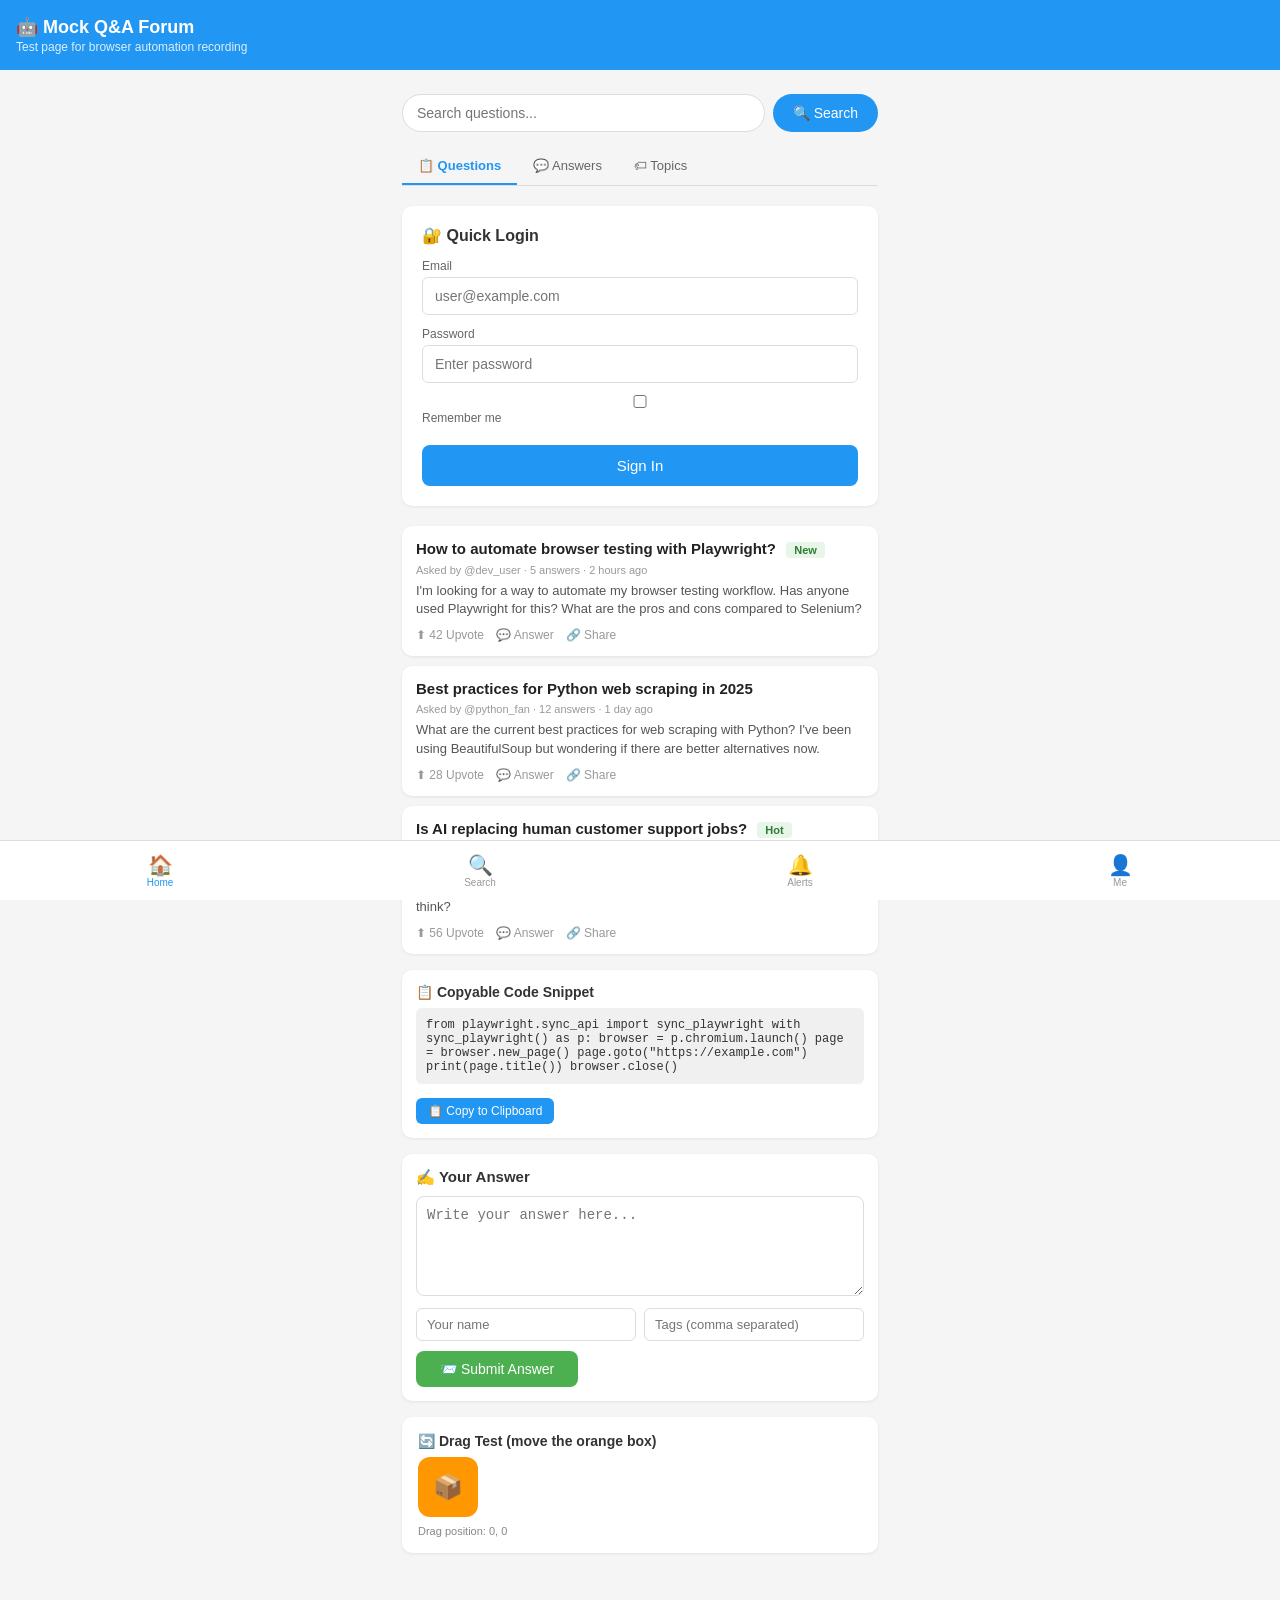
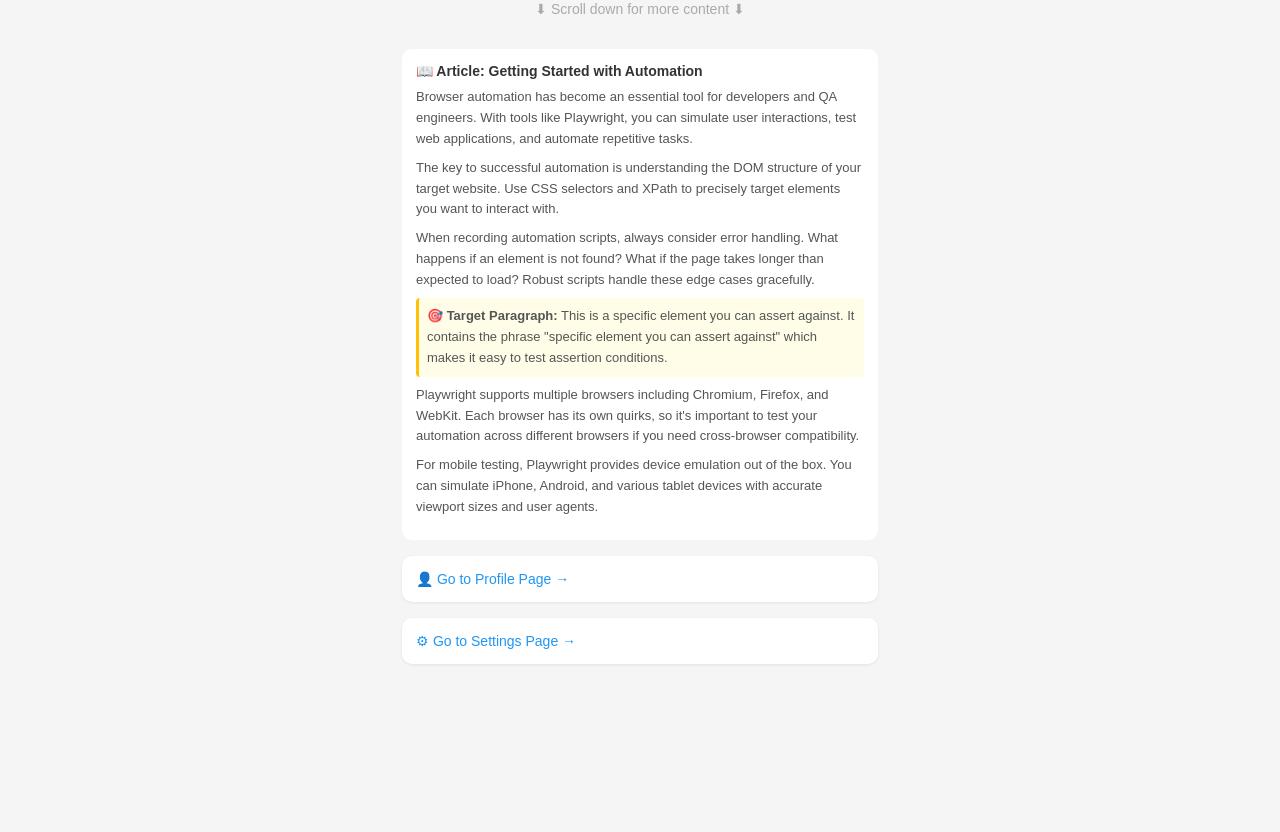
<file: templates/test-pages/home.html>
<!DOCTYPE html>
<html lang="en">
<head>
    <meta charset="UTF-8">
    <meta name="viewport" content="width=device-width, initial-scale=1.0, maximum-scale=1.0, user-scalable=no">
    <title>Mock Forum - Test Page</title>
    <style>
        * { margin: 0; padding: 0; box-sizing: border-box; }
        body { font-family: -apple-system, sans-serif; background: #f5f5f5; color: #333; padding-bottom: 80px; }
        .header { background: #2196F3; color: #fff; padding: 16px; position: sticky; top: 0; z-index: 10; }
        .header h1 { font-size: 18px; }
        .header .tagline { font-size: 12px; opacity: 0.85; margin-top: 2px; }
        
        .container { padding: 12px; max-width: 500px; margin: 0 auto; }
        
        /* Search bar */
        .search-bar { display: flex; gap: 8px; margin: 12px 0; }
        .search-bar input { flex: 1; padding: 10px 14px; border: 1px solid #ddd; border-radius: 24px; font-size: 14px; }
        .search-bar button { padding: 10px 20px; background: #2196F3; color: #fff; border: none; border-radius: 24px; font-size: 14px; cursor: pointer; }
        
        /* Tabs */
        .tabs { display: flex; border-bottom: 1px solid #ddd; margin: 16px 0; }
        .tab { padding: 10px 16px; font-size: 13px; color: #666; cursor: pointer; border-bottom: 2px solid transparent; }
        .tab.active { color: #2196F3; border-bottom-color: #2196F3; font-weight: 600; }
        
        /* Question cards */
        .question-card { background: #fff; border-radius: 10px; padding: 14px; margin-bottom: 10px; box-shadow: 0 1px 3px rgba(0,0,0,0.08); }
        .question-card .title { font-size: 15px; font-weight: 600; color: #222; margin-bottom: 6px; cursor: pointer; }
        .question-card .title:hover { color: #2196F3; }
        .question-card .meta { font-size: 11px; color: #999; }
        .question-card .excerpt { font-size: 13px; color: #555; margin-top: 6px; line-height: 1.4; }
        .question-card .actions { display: flex; gap: 12px; margin-top: 10px; }
        .question-card .actions span { font-size: 12px; color: #999; cursor: pointer; }
        .question-card .actions span:hover { color: #2196F3; }
        
        /* Answer form */
        .answer-form { background: #fff; border-radius: 10px; padding: 14px; margin: 16px 0; box-shadow: 0 1px 3px rgba(0,0,0,0.08); }
        .answer-form h3 { font-size: 15px; margin-bottom: 10px; }
        .answer-form textarea { width: 100%; min-height: 100px; padding: 10px; border: 1px solid #ddd; border-radius: 8px; font-size: 14px; resize: vertical; }
        .answer-form .form-row { display: flex; gap: 8px; margin-top: 8px; }
        .answer-form .form-row input { flex: 1; padding: 8px 10px; border: 1px solid #ddd; border-radius: 6px; font-size: 13px; }
        .answer-form .btn-submit { padding: 10px 24px; background: #4CAF50; color: #fff; border: none; border-radius: 8px; font-size: 14px; cursor: pointer; margin-top: 10px; }
        .answer-form .btn-submit:hover { background: #388E3C; }
        
        /* Login form */
        .login-form { background: #fff; border-radius: 10px; padding: 20px; margin: 20px 0; box-shadow: 0 1px 3px rgba(0,0,0,0.08); }
        .login-form h3 { font-size: 16px; margin-bottom: 14px; }
        .login-form .field { margin-bottom: 12px; }
        .login-form .field label { display: block; font-size: 12px; color: #666; margin-bottom: 4px; }
        .login-form .field input { width: 100%; padding: 10px 12px; border: 1px solid #ddd; border-radius: 6px; font-size: 14px; }
        .login-form .btn-login { width: 100%; padding: 12px; background: #2196F3; color: #fff; border: none; border-radius: 8px; font-size: 15px; cursor: pointer; margin-top: 8px; }
        
        /* Notification */
        .notification { position: fixed; top: 60px; left: 50%; transform: translateX(-50%); background: #333; color: #fff; padding: 10px 20px; border-radius: 8px; font-size: 13px; z-index: 100; display: none; }
        .notification.show { display: block; }
        .notification.success { background: #4CAF50; }
        .notification.error { background: #f44336; }
        
        /* Spacer for scroll test */
        .scroll-spacer { height: 200px; display: flex; align-items: center; justify-content: center; color: #ccc; font-size: 14px; }
        .long-content { background: #fff; border-radius: 10px; padding: 14px; margin-bottom: 10px; }
        .long-content p { margin-bottom: 8px; line-height: 1.6; font-size: 13px; color: #555; }
        
        /* Copyable text */
        .copyable { background: #f0f0f0; padding: 10px; border-radius: 6px; font-family: monospace; font-size: 12px; cursor: pointer; user-select: all; margin: 8px 0; }
        
        /* Draggable */
        .draggable-area { background: #fff; border-radius: 10px; padding: 16px; margin: 16px 0; box-shadow: 0 1px 3px rgba(0,0,0,0.08); }
        .draggable-area h3 { font-size: 14px; margin-bottom: 8px; }
        .drag-target { width: 60px; height: 60px; background: #FF9800; border-radius: 12px; cursor: grab; display: flex; align-items: center; justify-content: center; color: #fff; font-size: 24px; }
        
        /* Link */
        .link-box { background: #fff; border-radius: 10px; padding: 14px; margin: 16px 0; box-shadow: 0 1px 3px rgba(0,0,0,0.08); }
        .link-box a { color: #2196F3; text-decoration: none; font-size: 14px; }
        
        /* Footer nav */
        .bottom-nav { position: fixed; bottom: 0; left: 0; right: 0; background: #fff; border-top: 1px solid #ddd; display: flex; padding: 8px 0; z-index: 10; }
        .bottom-nav .nav-item { flex: 1; text-align: center; font-size: 10px; color: #999; cursor: pointer; padding: 4px; }
        .bottom-nav .nav-item .icon { font-size: 20px; display: block; }
        .bottom-nav .nav-item.active { color: #2196F3; }
        
        .success-badge { display: inline-block; background: #e8f5e9; color: #2e7d32; padding: 2px 8px; border-radius: 4px; font-size: 11px; margin-left: 6px; }
    </style>
</head>
<body>
    <!-- Notification -->
    <div class="notification" id="notification"></div>

    <!-- Header -->
    <div class="header">
        <h1>🤖 Mock Q&A Forum</h1>
        <div class="tagline">Test page for browser automation recording</div>
    </div>

    <div class="container">
        <!-- ===== SEARCH BAR ===== -->
        <div class="search-bar">
            <input type="text" id="searchInput" placeholder="Search questions...">
            <button id="searchBtn" onclick="handleSearch()">🔍 Search</button>
        </div>

        <!-- ===== TABS ===== -->
        <div class="tabs">
            <div class="tab active" data-tab="questions">📋 Questions</div>
            <div class="tab" data-tab="answers">💬 Answers</div>
            <div class="tab" data-tab="topics">🏷 Topics</div>
        </div>

        <!-- ===== Login Form ===== -->
        <div class="login-form" id="loginForm">
            <h3>🔐 Quick Login</h3>
            <div class="field">
                <label>Email</label>
                <input type="email" id="emailInput" placeholder="user@example.com">
            </div>
            <div class="field">
                <label>Password</label>
                <input type="password" id="passwordInput" placeholder="Enter password">
            </div>
            <div class="field">
                <label>
                    <input type="checkbox" id="rememberCheck"> Remember me
                </label>
            </div>
            <button class="btn-login" id="loginBtn" onclick="handleLogin()">Sign In</button>
        </div>

        <!-- ===== QUESTION LIST ===== -->
        <div id="questionList">
            <div class="question-card">
                <div class="title" onclick="showNotification('Clicked question 1', 'info')">
                    How to automate browser testing with Playwright?
                    <span class="success-badge">New</span>
                </div>
                <div class="meta">Asked by @dev_user · 5 answers · 2 hours ago</div>
                <div class="excerpt">I'm looking for a way to automate my browser testing workflow. Has anyone used Playwright for this? What are the pros and cons compared to Selenium?</div>
                <div class="actions">
                    <span onclick="showNotification('⬆ Upvoted', 'success')">⬆ 42 Upvote</span>
                    <span onclick="showNotification('💬 Opening answer form...', 'info'); scrollToAnswer()">💬 Answer</span>
                    <span onclick="showNotification('🔗 Link copied!', 'success')">🔗 Share</span>
                </div>
            </div>

            <div class="question-card">
                <div class="title" onclick="showNotification('Clicked question 2', 'info')">
                    Best practices for Python web scraping in 2025
                </div>
                <div class="meta">Asked by @python_fan · 12 answers · 1 day ago</div>
                <div class="excerpt">What are the current best practices for web scraping with Python? I've been using BeautifulSoup but wondering if there are better alternatives now.</div>
                <div class="actions">
                    <span onclick="showNotification('⬆ Upvoted', 'success')">⬆ 28 Upvote</span>
                    <span onclick="showNotification('💬 Opening answer form...', 'info'); scrollToAnswer()">💬 Answer</span>
                    <span onclick="showNotification('🔗 Link copied!', 'success')">🔗 Share</span>
                </div>
            </div>

            <div class="question-card">
                <div class="title" onclick="showNotification('Clicked question 3', 'info')">
                    Is AI replacing human customer support jobs?
                    <span class="success-badge">Hot</span>
                </div>
                <div class="meta">Asked by @curious_mind · 34 answers · 3 hours ago</div>
                <div class="excerpt">With the rapid advancement of AI chatbots and automation, I'm wondering if human customer support roles are at risk. What do people in the industry think?</div>
                <div class="actions">
                    <span onclick="showNotification('⬆ Upvoted', 'success')">⬆ 56 Upvote</span>
                    <span onclick="showNotification('💬 Opening answer form...', 'info'); scrollToAnswer()">💬 Answer</span>
                    <span onclick="showNotification('🔗 Link copied!', 'success')">🔗 Share</span>
                </div>
            </div>
        </div>

        <!-- ===== COPYABLE TEXT ===== -->
        <div class="link-box">
            <h3 style="font-size:14px;margin-bottom:8px;">📋 Copyable Code Snippet</h3>
            <div class="copyable" id="copyBlock" onclick="copyText()">
from playwright.sync_api import sync_playwright

with sync_playwright() as p:
    browser = p.chromium.launch()
    page = browser.new_page()
    page.goto("https://example.com")
    print(page.title())
    browser.close()
            </div>
            <button onclick="copyText()" style="padding:6px 12px;background:#2196F3;color:#fff;border:none;border-radius:6px;font-size:12px;margin-top:6px;cursor:pointer;">📋 Copy to Clipboard</button>
        </div>

        <!-- ===== ANSWER FORM ===== -->
        <div class="answer-form" id="answerForm">
            <h3>✍ Your Answer</h3>
            <textarea id="answerText" placeholder="Write your answer here..."></textarea>
            <div class="form-row">
                <input type="text" id="nameInput" placeholder="Your name">
                <input type="text" id="tagsInput" placeholder="Tags (comma separated)">
            </div>
            <button class="btn-submit" id="submitAnswerBtn" onclick="submitAnswer()">📨 Submit Answer</button>
        </div>

        <!-- ===== DRAG TEST ===== -->
        <div class="draggable-area">
            <h3>🔄 Drag Test (move the orange box)</h3>
            <div class="drag-target" id="dragBox" 
                 style="position:relative;"
                 onmousedown="startDrag(event)" 
                 ontouchstart="startDrag(event)">📦</div>
            <p style="color:#888;font-size:11px;margin-top:8px;">Drag position: <span id="dragPos">0, 0</span></p>
        </div>

        <!-- ===== LONG CONTENT FOR SCROLL ===== -->
        <div class="scroll-spacer" style="height:80px;color:#aaa;">⬇ Scroll down for more content ⬇</div>

        <div class="long-content">
            <h3 style="font-size:14px;margin-bottom:8px;">📖 Article: Getting Started with Automation</h3>
            <p>Browser automation has become an essential tool for developers and QA engineers. With tools like Playwright, you can simulate user interactions, test web applications, and automate repetitive tasks.</p>
            <p>The key to successful automation is understanding the DOM structure of your target website. Use CSS selectors and XPath to precisely target elements you want to interact with.</p>
            <p>When recording automation scripts, always consider error handling. What happens if an element is not found? What if the page takes longer than expected to load? Robust scripts handle these edge cases gracefully.</p>
            <p id="targetParagraph" style="background:#fffde7;padding:8px;border-radius:4px;border-left:3px solid #FFC107;">
                🎯 <strong>Target Paragraph:</strong> This is a specific element you can assert against. 
                It contains the phrase "specific element you can assert against" which makes it easy to test assertion conditions.
            </p>
            <p>Playwright supports multiple browsers including Chromium, Firefox, and WebKit. Each browser has its own quirks, so it's important to test your automation across different browsers if you need cross-browser compatibility.</p>
            <p>For mobile testing, Playwright provides device emulation out of the box. You can simulate iPhone, Android, and various tablet devices with accurate viewport sizes and user agents.</p>
        </div>

        <!-- ===== NAVIGATION LINK ===== -->
        <div class="link-box">
            <a href="/test-page/profile" id="profileLink">👤 Go to Profile Page →</a>
        </div>

        <div class="link-box">
            <a href="/test-page/settings" id="settingsLink">⚙ Go to Settings Page →</a>
        </div>

        <div class="scroll-spacer" style="height:60px;"></div>
    </div>

    <!-- ===== BOTTOM NAV ===== -->
    <div class="bottom-nav">
        <div class="nav-item active">
            <span class="icon">🏠</span> Home
        </div>
        <div class="nav-item" onclick="showNotification('Switched to Search', 'info')">
            <span class="icon">🔍</span> Search
        </div>
        <div class="nav-item" onclick="showNotification('Switched to Notifications', 'info')">
            <span class="icon">🔔</span> Alerts
        </div>
        <div class="nav-item" onclick="showNotification('Switched to Profile', 'info')">
            <span class="icon">👤</span> Me
        </div>
    </div>

    <script>
        // ─── Notification ──────────────────────────────
        function showNotification(msg, type) {
            var n = document.getElementById('notification');
            n.textContent = msg;
            n.className = 'notification ' + (type || 'info') + ' show';
            clearTimeout(n._timeout);
            n._timeout = setTimeout(function() { n.classList.remove('show'); }, 2000);
        }

        // ─── Search ────────────────────────────────────
        function handleSearch() {
            var q = document.getElementById('searchInput').value.trim();
            if (!q) { showNotification('Please enter a search term', 'error'); return; }
            showNotification('🔍 Searching for: ' + q, 'info');
            document.getElementById('questionList').scrollIntoView({ behavior: 'smooth' });
        }

        // ─── Login ─────────────────────────────────────
        function handleLogin() {
            var email = document.getElementById('emailInput').value;
            var pass = document.getElementById('passwordInput').value;
            if (!email) { showNotification('Please enter email', 'error'); return; }
            if (!pass) { showNotification('Please enter password', 'error'); return; }
            showNotification('✅ Logged in as ' + email, 'success');
        }

        // ─── Answer ────────────────────────────────────
        function submitAnswer() {
            var text = document.getElementById('answerText').value;
            var name = document.getElementById('nameInput').value;
            if (!text) { showNotification('Please write an answer', 'error'); return; }
            showNotification('✅ Answer submitted! Thank you ' + (name || 'Anonymous'), 'success');
            document.getElementById('answerText').value = '';
        }

        function scrollToAnswer() {
            document.getElementById('answerForm').scrollIntoView({ behavior: 'smooth' });
        }

        // ─── Copy ──────────────────────────────────────
        function copyText() {
            var text = document.getElementById('copyBlock').textContent;
            if (navigator.clipboard) {
                navigator.clipboard.writeText(text).then(function() {
                    showNotification('📋 Copied to clipboard!', 'success');
                });
            } else {
                showNotification('📋 Text selected - use Ctrl+C to copy', 'info');
            }
        }

        // ─── Drag ──────────────────────────────────────
        var isDragging = false, dragStartX = 0, dragStartY = 0, boxStartX = 0, boxStartY = 0;
        function startDrag(e) {
            isDragging = true;
            var evt = e.touches ? e.touches[0] : e;
            dragStartX = evt.clientX;
            dragStartY = evt.clientY;
            var box = document.getElementById('dragBox');
            boxStartX = parseInt(box.style.left || 0);
            boxStartY = parseInt(box.style.top || 0);
        }
        document.addEventListener('mousemove', function(e) {
            if (!isDragging) return;
            var box = document.getElementById('dragBox');
            var dx = e.clientX - dragStartX;
            var dy = e.clientY - dragStartY;
            box.style.left = (boxStartX + dx) + 'px';
            box.style.top = (boxStartY + dy) + 'px';
            document.getElementById('dragPos').textContent = Math.round(boxStartX+dx) + ', ' + Math.round(boxStartY+dy);
        });
        document.addEventListener('touchmove', function(e) {
            if (!isDragging) return;
            var box = document.getElementById('dragBox');
            var dx = e.touches[0].clientX - dragStartX;
            var dy = e.touches[0].clientY - dragStartY;
            box.style.left = (boxStartX + dx) + 'px';
            box.style.top = (boxStartY + dy) + 'px';
        });
        document.addEventListener('mouseup', function() { isDragging = false; });
        document.addEventListener('touchend', function() { isDragging = false; });

        // ─── Tab switching ────────────────────────────
        document.querySelectorAll('.tab').forEach(function(tab) {
            tab.addEventListener('click', function() {
                document.querySelectorAll('.tab').forEach(function(t) { t.classList.remove('active'); });
                tab.classList.add('active');
                showNotification('Switched to ' + tab.textContent.trim(), 'info');
            });
        });

        console.log('✅ Mock Q&A Forum loaded — ready for automation testing');
    </script>
</body>
</html>
</file>
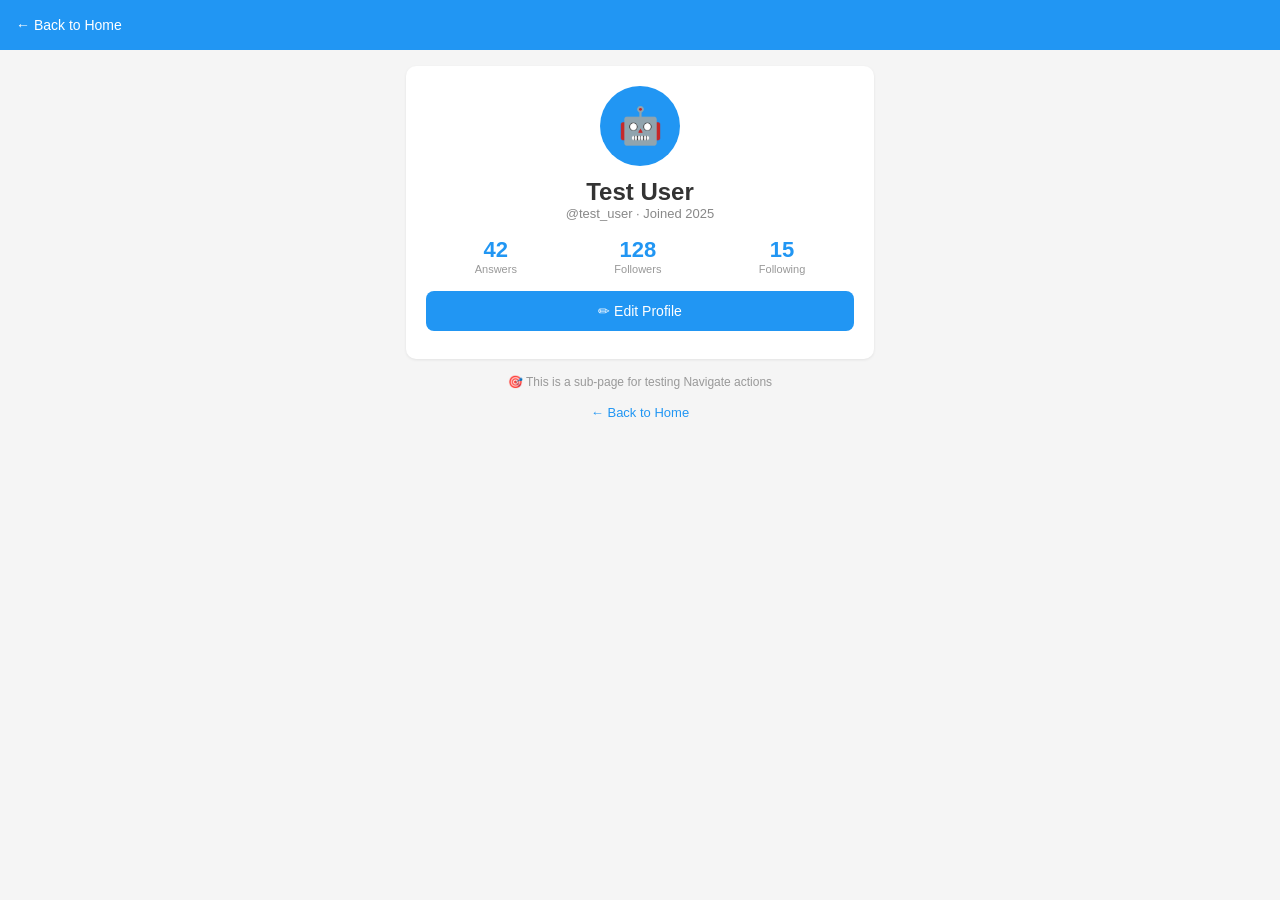
<file: templates/test-pages/profile.html>
<!DOCTYPE html>
<html lang="en">
<head>
    <meta charset="UTF-8">
    <meta name="viewport" content="width=device-width, initial-scale=1.0">
    <title>Profile - Mock Forum</title>
    <style>
        * { margin:0; padding:0; box-sizing:border-box; }
        body { font-family: -apple-system, sans-serif; background: #f5f5f5; color: #333; }
        .header { background: #2196F3; color: #fff; padding: 16px; }
        .header a { color: #fff; text-decoration: none; font-size: 14px; }
        .container { padding: 16px; max-width: 500px; margin: 0 auto; }
        .profile-card { background: #fff; border-radius: 10px; padding: 20px; text-align: center; margin-bottom: 16px; box-shadow: 0 1px 3px rgba(0,0,0,0.08); }
        .avatar { width: 80px; height: 80px; background: #2196F3; border-radius: 50%; margin: 0 auto 12px; display: flex; align-items: center; justify-content: center; font-size: 36px; color: #fff; }
        .stat-row { display: flex; justify-content: space-around; margin: 16px 0; }
        .stat { text-align: center; }
        .stat .num { font-size: 22px; font-weight: 700; color: #2196F3; }
        .stat .label { font-size: 11px; color: #999; }
        .btn { display: block; width: 100%; padding: 12px; background: #2196F3; color: #fff; border: none; border-radius: 8px; font-size: 14px; cursor: pointer; margin-bottom: 8px; }
        .btn:hover { background: #1976D2; }
        .back-link { color: #2196F3; text-decoration: none; font-size: 13px; display: inline-block; margin-top: 10px; }
    </style>
</head>
<body>
    <div class="header">
        <a href="/test-page">← Back to Home</a>
    </div>
    <div class="container">
        <div class="profile-card">
            <div class="avatar">🤖</div>
            <h2 id="profileName">Test User</h2>
            <p style="color:#888;font-size:13px;">@test_user · Joined 2025</p>
            <div class="stat-row">
                <div class="stat"><div class="num">42</div><div class="label">Answers</div></div>
                <div class="stat"><div class="num">128</div><div class="label">Followers</div></div>
                <div class="stat"><div class="num">15</div><div class="label">Following</div></div>
            </div>
            <button class="btn" id="editProfileBtn" onclick="document.getElementById('editMsg').style.display='block'">✏ Edit Profile</button>
            <p id="editMsg" style="display:none;color:#4CAF50;font-size:12px;margin-top:6px;">✅ Edit mode activated!</p>
        </div>
        <p style="text-align:center;font-size:12px;color:#999;margin:16px 0;">
            🎯 This is a sub-page for testing Navigate actions
        </p>
        <a href="/test-page" class="back-link" style="display:block;text-align:center;">← Back to Home</a>
    </div>
</body>
</html>
</file>
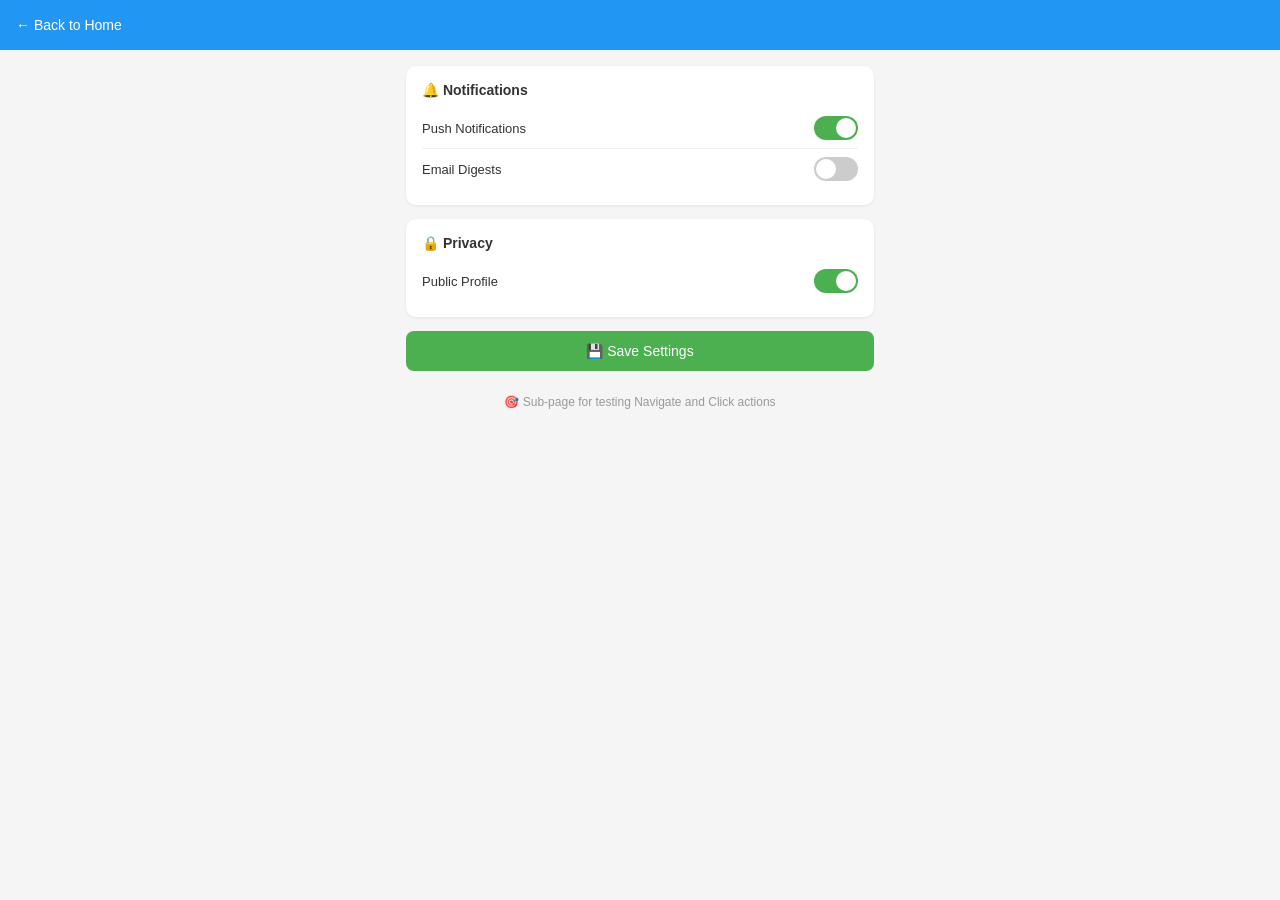
<file: templates/test-pages/settings.html>
<!DOCTYPE html>
<html lang="en">
<head>
    <meta charset="UTF-8">
    <meta name="viewport" content="width=device-width, initial-scale=1.0">
    <title>Settings - Mock Forum</title>
    <style>
        * { margin:0; padding:0; box-sizing:border-box; }
        body { font-family: -apple-system, sans-serif; background: #f5f5f5; color: #333; }
        .header { background: #2196F3; color: #fff; padding: 16px; }
        .header a { color: #fff; text-decoration: none; font-size: 14px; }
        .container { padding: 16px; max-width: 500px; margin: 0 auto; }
        .setting-group { background: #fff; border-radius: 10px; padding: 16px; margin-bottom: 14px; box-shadow: 0 1px 3px rgba(0,0,0,0.08); }
        .setting-group h3 { font-size: 14px; margin-bottom: 10px; }
        .setting-row { display: flex; justify-content: space-between; align-items: center; padding: 8px 0; border-bottom: 1px solid #f0f0f0; }
        .setting-row:last-child { border-bottom: none; }
        .setting-row .label { font-size: 13px; }
        .toggle { width: 44px; height: 24px; background: #ccc; border-radius: 12px; position: relative; cursor: pointer; transition: background 0.2s; }
        .toggle.on { background: #4CAF50; }
        .toggle::after { content: ''; position: absolute; width: 20px; height: 20px; background: #fff; border-radius: 50%; top: 2px; left: 2px; transition: left 0.2s; }
        .toggle.on::after { left: 22px; }
        .btn-save { width: 100%; padding: 12px; background: #4CAF50; color: #fff; border: none; border-radius: 8px; font-size: 14px; cursor: pointer; }
        .btn-save:hover { background: #388E3C; }
    </style>
</head>
<body>
    <div class="header">
        <a href="/test-page">← Back to Home</a>
    </div>
    <div class="container">
        <div class="setting-group">
            <h3>🔔 Notifications</h3>
            <div class="setting-row">
                <span class="label">Push Notifications</span>
                <div class="toggle on" id="toggle1" onclick="this.classList.toggle('on'); showMsg()"></div>
            </div>
            <div class="setting-row">
                <span class="label">Email Digests</span>
                <div class="toggle" id="toggle2" onclick="this.classList.toggle('on'); showMsg()"></div>
            </div>
        </div>
        <div class="setting-group">
            <h3>🔒 Privacy</h3>
            <div class="setting-row">
                <span class="label">Public Profile</span>
                <div class="toggle on" id="toggle3" onclick="this.classList.toggle('on'); showMsg()"></div>
            </div>
        </div>
        <button class="btn-save" onclick="document.getElementById('saveMsg').style.display='block'">💾 Save Settings</button>
        <p id="saveMsg" style="display:none;color:#4CAF50;text-align:center;font-size:13px;margin-top:10px;">✅ Settings saved!</p>
        <p id="changeMsg" style="color:#999;text-align:center;font-size:12px;margin-top:8px;"></p>
        
        <p style="text-align:center;font-size:12px;color:#999;margin:24px 0;">
            🎯 Sub-page for testing Navigate and Click actions
        </p>
    </div>
    <script>
        function showMsg() {
            document.getElementById('changeMsg').textContent = '⚠ Changes detected — click Save to persist';
        }
    </script>
</body>
</html>
</file>
